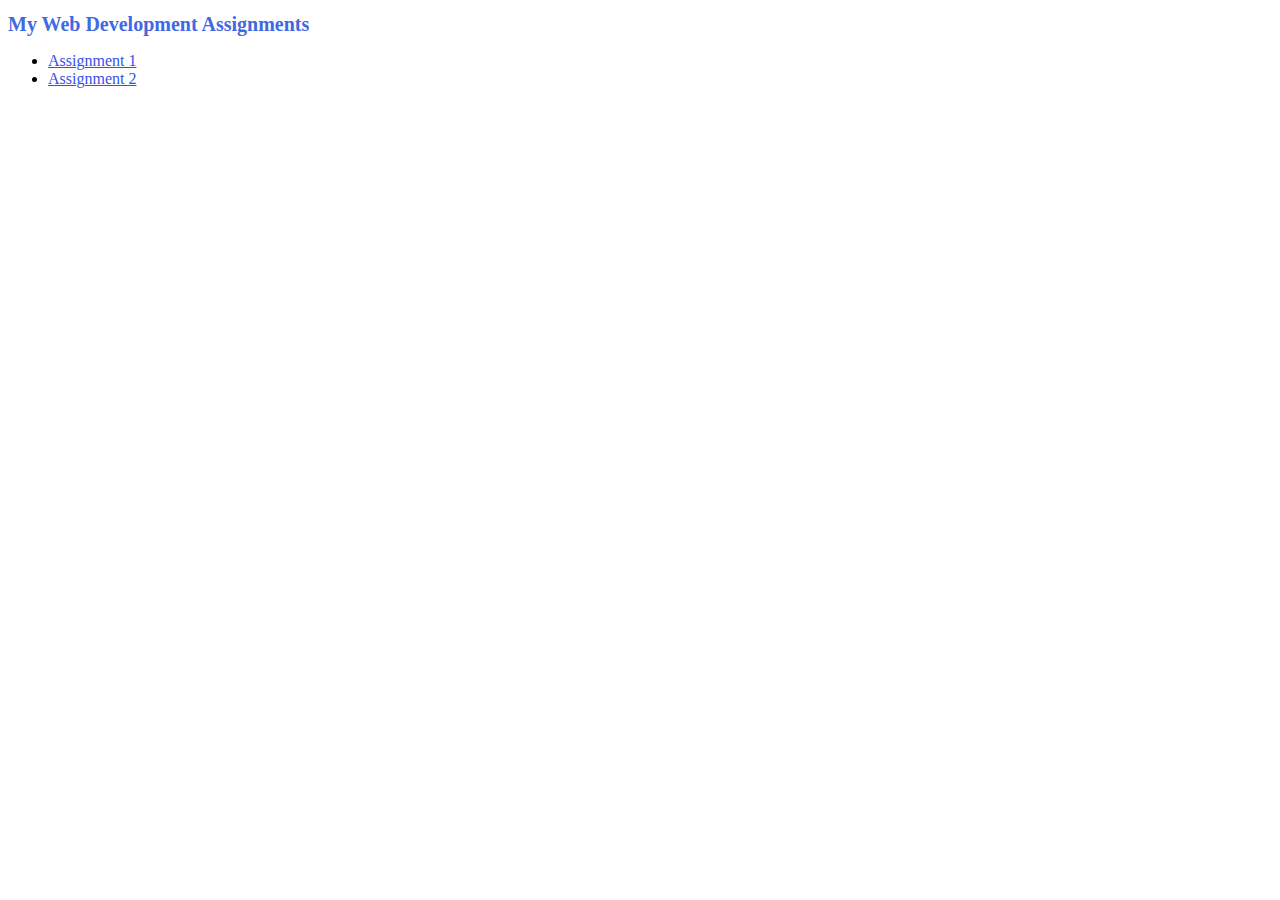
<file: index.html>
<!DOCTYPE html>
<html lang="en">
<head>
    <meta charset="UTF-8">
    <meta name="viewport" content="width=device-width, initial-scale=1.0">
    <title>Document</title>

    <style>
      h1 {
        font-size: 20px;
        color: royalblue;
      }

      a:link {
        color: rgb(55, 81, 228);
      }

      a:visited {
        color: rgb(162, 65, 236);
      }

      a:hover {
        color: rgb(213, 126, 44);
      }
    </style>

</head>
<body>

    <h1>My Web Development Assignments</h1>

<ul>
  <li><a href="Assignment_1.html">Assignment 1</a></li>
  <li><a href="Assignment_2.html">Assignment 2</a></li>
</ul>

    
</body>
</html>
</file>
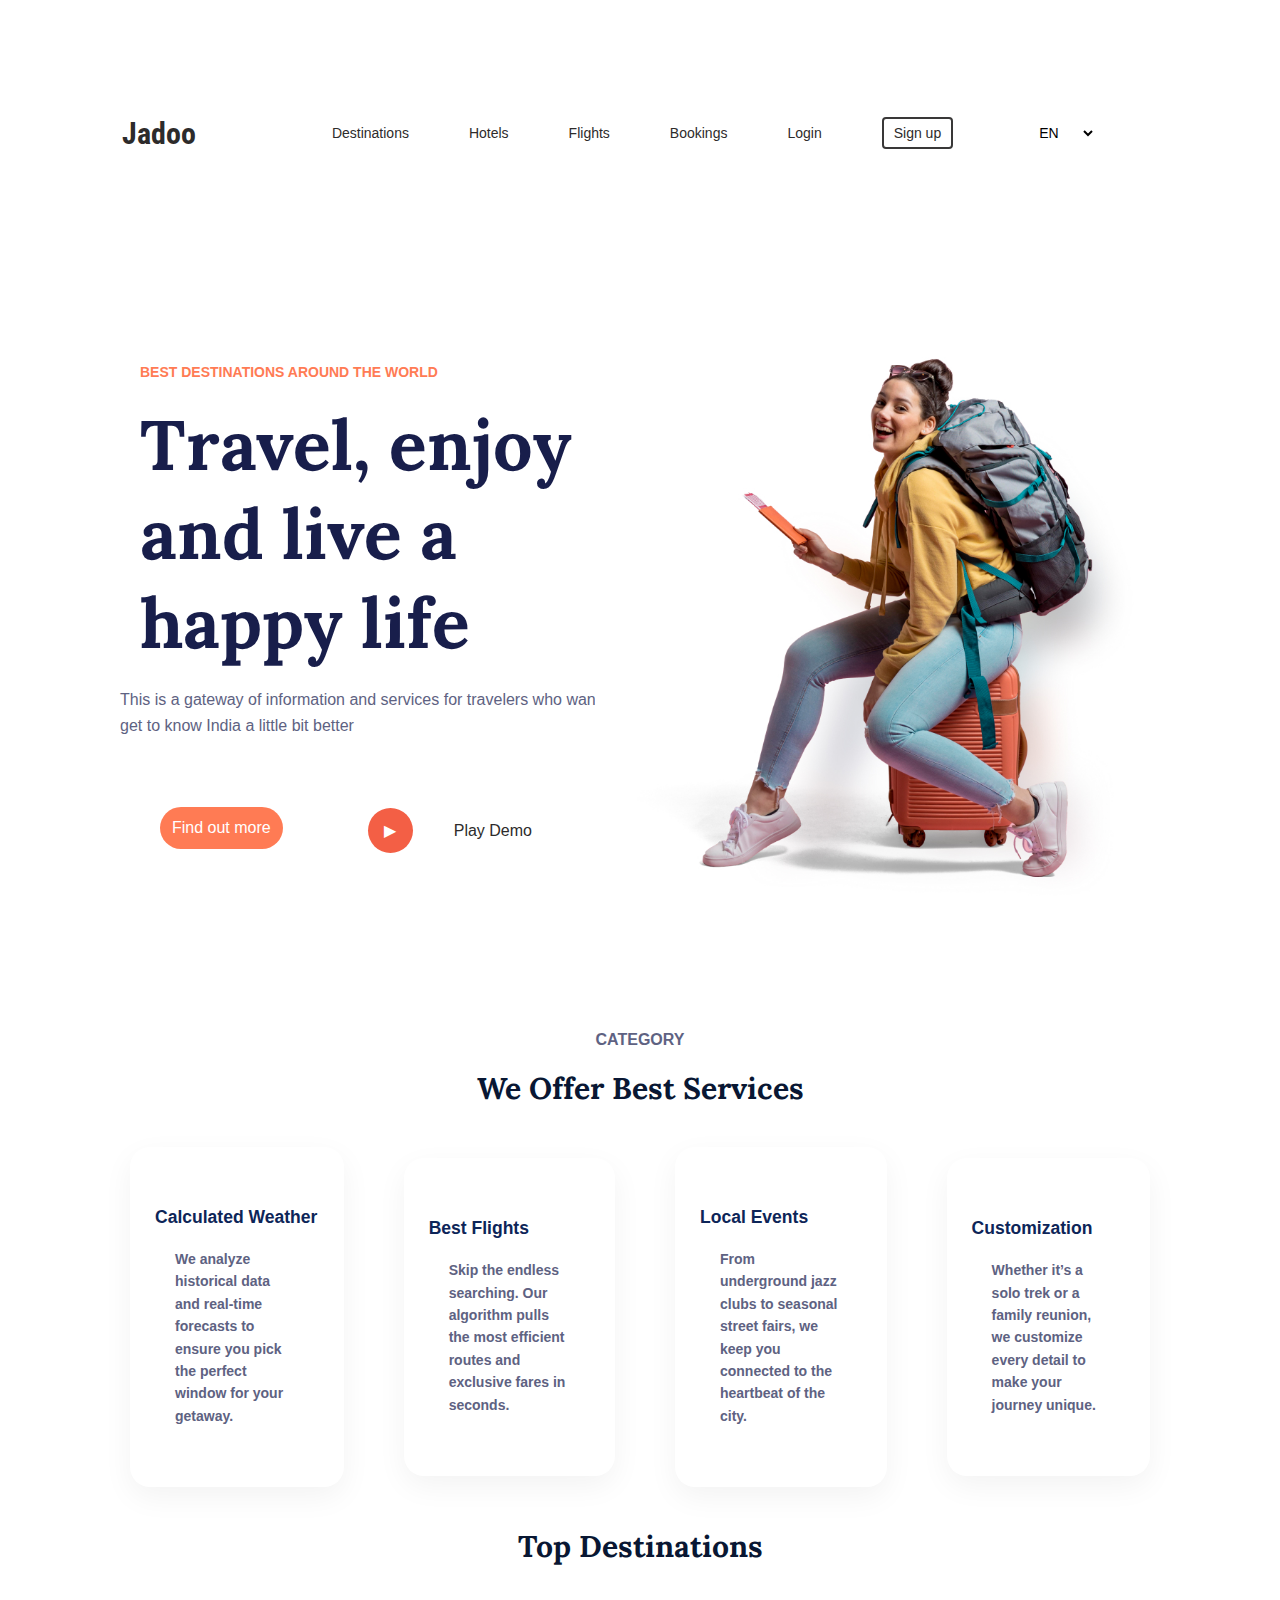
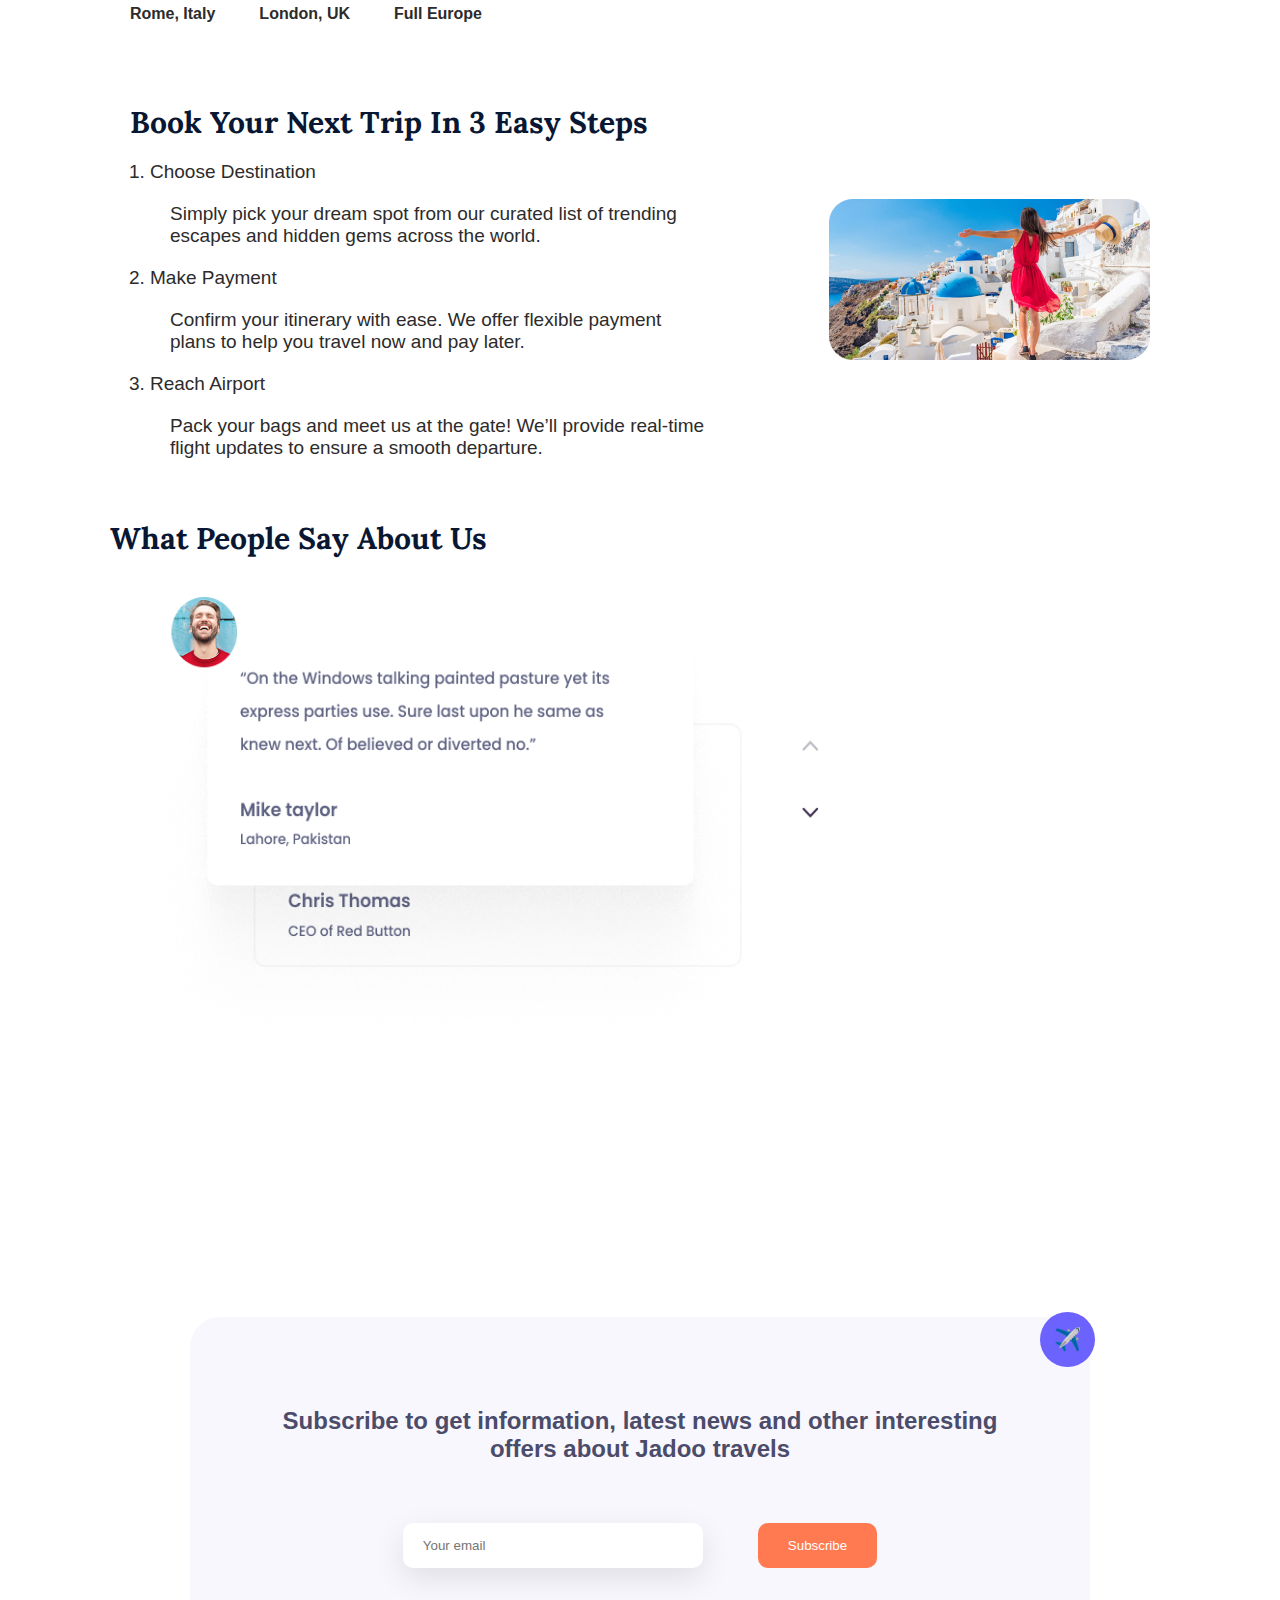
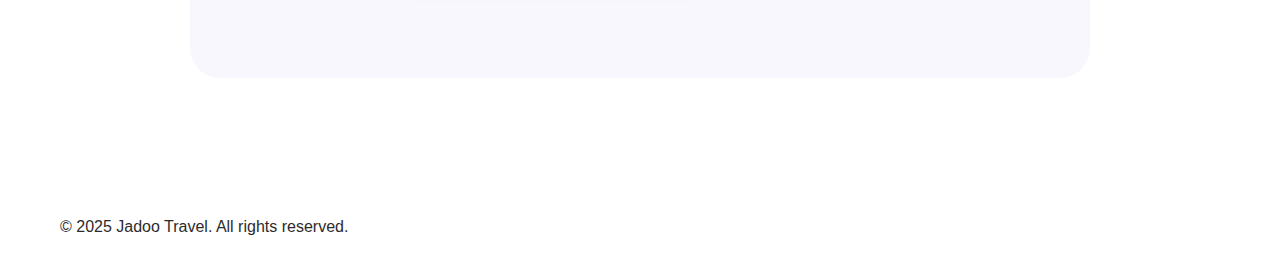
<file: Assignment_2.html>
<!DOCTYPE html>
<html lang="en">

<head>
    <meta charset="UTF-8">
    <meta name="viewport" content="width=device-width, initial-scale=1.0">
    <title>Document</title>

    <link rel="stylesheet" href="style.css">

</head>

<body>
    <header class="navbar">
        <div class="container nav">
            <h1 class="logo"> Jadoo</h1>
            <nav>
                <ul class="links">
                    <li>Destinations</li>
                    <li>Hotels</li>
                    <li>Flights</li>
                    <li>Bookings</li>
                    <li>Login</li>
                    <li class="signup">Sign up</li>
                    <li><select class="Lang">
                            <option>EN</option>
                            <option>HINDI</option>
                            <option>URDU</option>
                        </select>
                    </li>
                </ul>
            </nav>
        </div>
    </header>

    <section class="shuru">
        <div class="container shuru-content">

            <div class="shuru-text">
                <p class="tagline">BEST DESTINATIONS AROUND THE WORLD</p>
                <h2 class="mainline">Travel, enjoy and live a happy life</h2>

                <p class="description">
                    This is a gateway of information and services for travelers who want to get to know India a little
                    bit better</p>

                <div class="hero-buttons">
                    <button class="btn-primary">Find out more</button>

                    <div class="play-demo">
                        <div class="play-circle">▶</div>
                        <span>Play Demo</span>
                    </div>
                </div>
            </div>

            <div class="main-image">
                <img class="image" src="Traveller 1.jpg" alt="Traveller">
            </div>

        </div>
    </section>


    <section class="services container">
        <h4 class="service1">CATEGORY</h4>
        <h2 class="service2">We Offer Best Services</h2>
        <div class="service-grid">
            <div class="service-card">
                <h3>Calculated Weather</h3>
                <p>We analyze historical data and real-time forecasts to ensure you pick the perfect window for your
                    getaway.</p>
            </div>
            <div class="service-card">
                <h3>Best Flights</h3>
                <p>Skip the endless searching. Our algorithm pulls the most efficient routes and exclusive fares in
                    seconds.</p>
            </div>
            <div class="service-card">
                <h3>Local Events</h3>
                <p>From underground jazz clubs to seasonal street fairs, we keep you connected to the heartbeat of the
                    city.
            </div>
            <div class="service-card">
                <h3>Customization</h3>
                <p>Whether it’s a solo trek or a family reunion, we customize every detail to make your journey unique.
                </p>
            </div>
        </div>
    </section>

    <section class="destinations container">
        <h3 class="service2">Top Destinations</h3>
        <div class="destination-grid">
            <div class="destination-card">Rome, Italy</div>
            <div class="destination-card">London, UK</div>
            <div class="destination-card">Full Europe</div>
        </div>
    </section>

    <section class="steps container">

        <div>
            <h3 class="service2" style="text-align: left; ">Book Your Next Trip In 3 Easy Steps</h3>
            <ol>
                <li class="step">Choose Destination
                    <p>Simply pick your dream spot from our curated list of trending escapes and hidden gems across the
                        world.</p>
                </li>
                <li class="step">Make Payment
                    <p>Confirm your itinerary with ease. We offer flexible payment plans to help you travel now and pay
                        later.</p>
                </li>
                <li class="step">Reach Airport
                    <p>Pack your bags and meet us at the gate! We’ll provide real-time flight updates to ensure a smooth
                        departure.</p>
                </li>
            </ol>
        </div>

        <div>
            <img src="Rectangle 17.jpg" alt="front-girl">
        </div>


    </section>

    <section class="testimonials container">
        <h3 class="service2" style="text-align: left; ">What People Say About Us</h3>
        <div class="testimonial-card">
            <img src="Group 64.png" alt="Comment" style="width: 689px; height: 556px;">
        </div>
    </section>

    <section class="newsletter">
  <div class="newsletter-box">

    <h2>Subscribe to get information, latest news and other interesting offers about Jadoo travels</h2>

    <div class="newsletter-form">
      <input type="email" placeholder="Your email">
      <button>Subscribe</button>
    </div>

    <div class="send-icon">✈️</div>

  </div>
</section>

    <footer class="footer">
        <p>© 2025 Jadoo Travel. All rights reserved.</p>
    </footer>

</body>

</html>
</file>
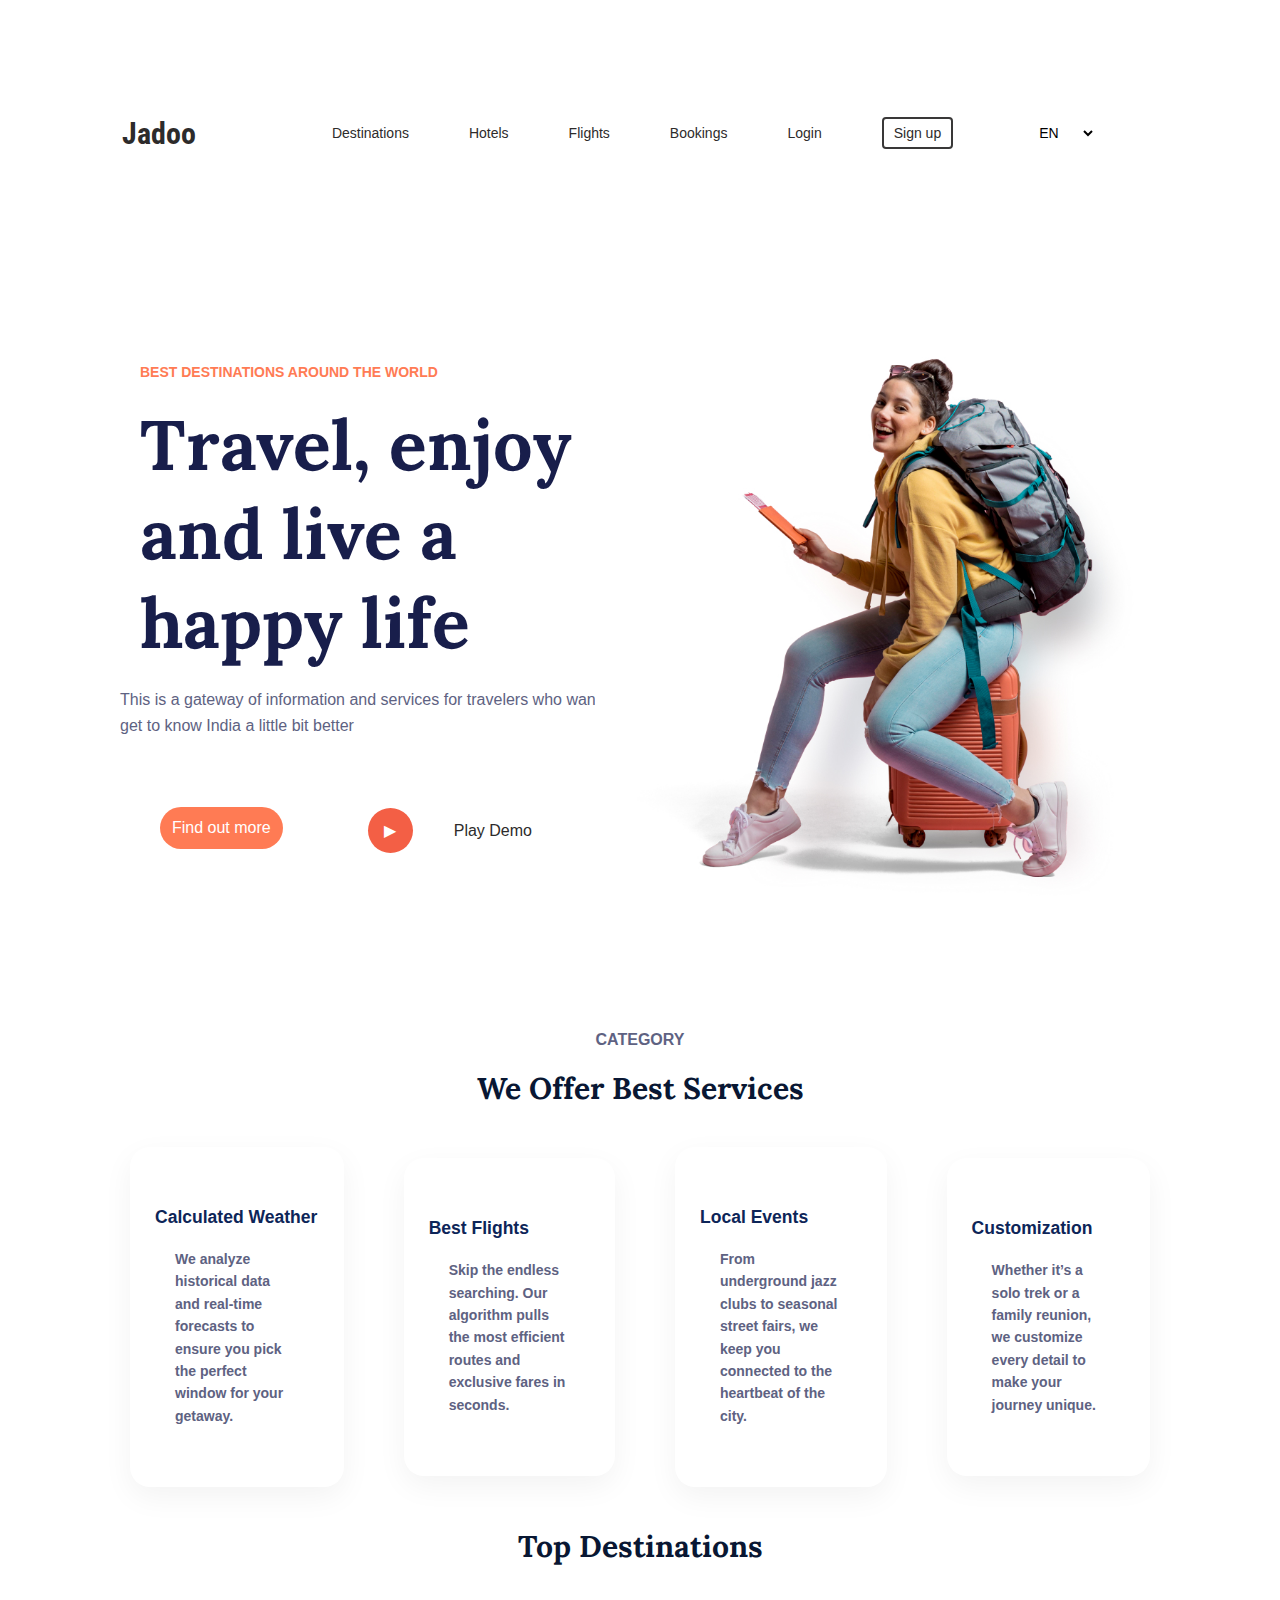
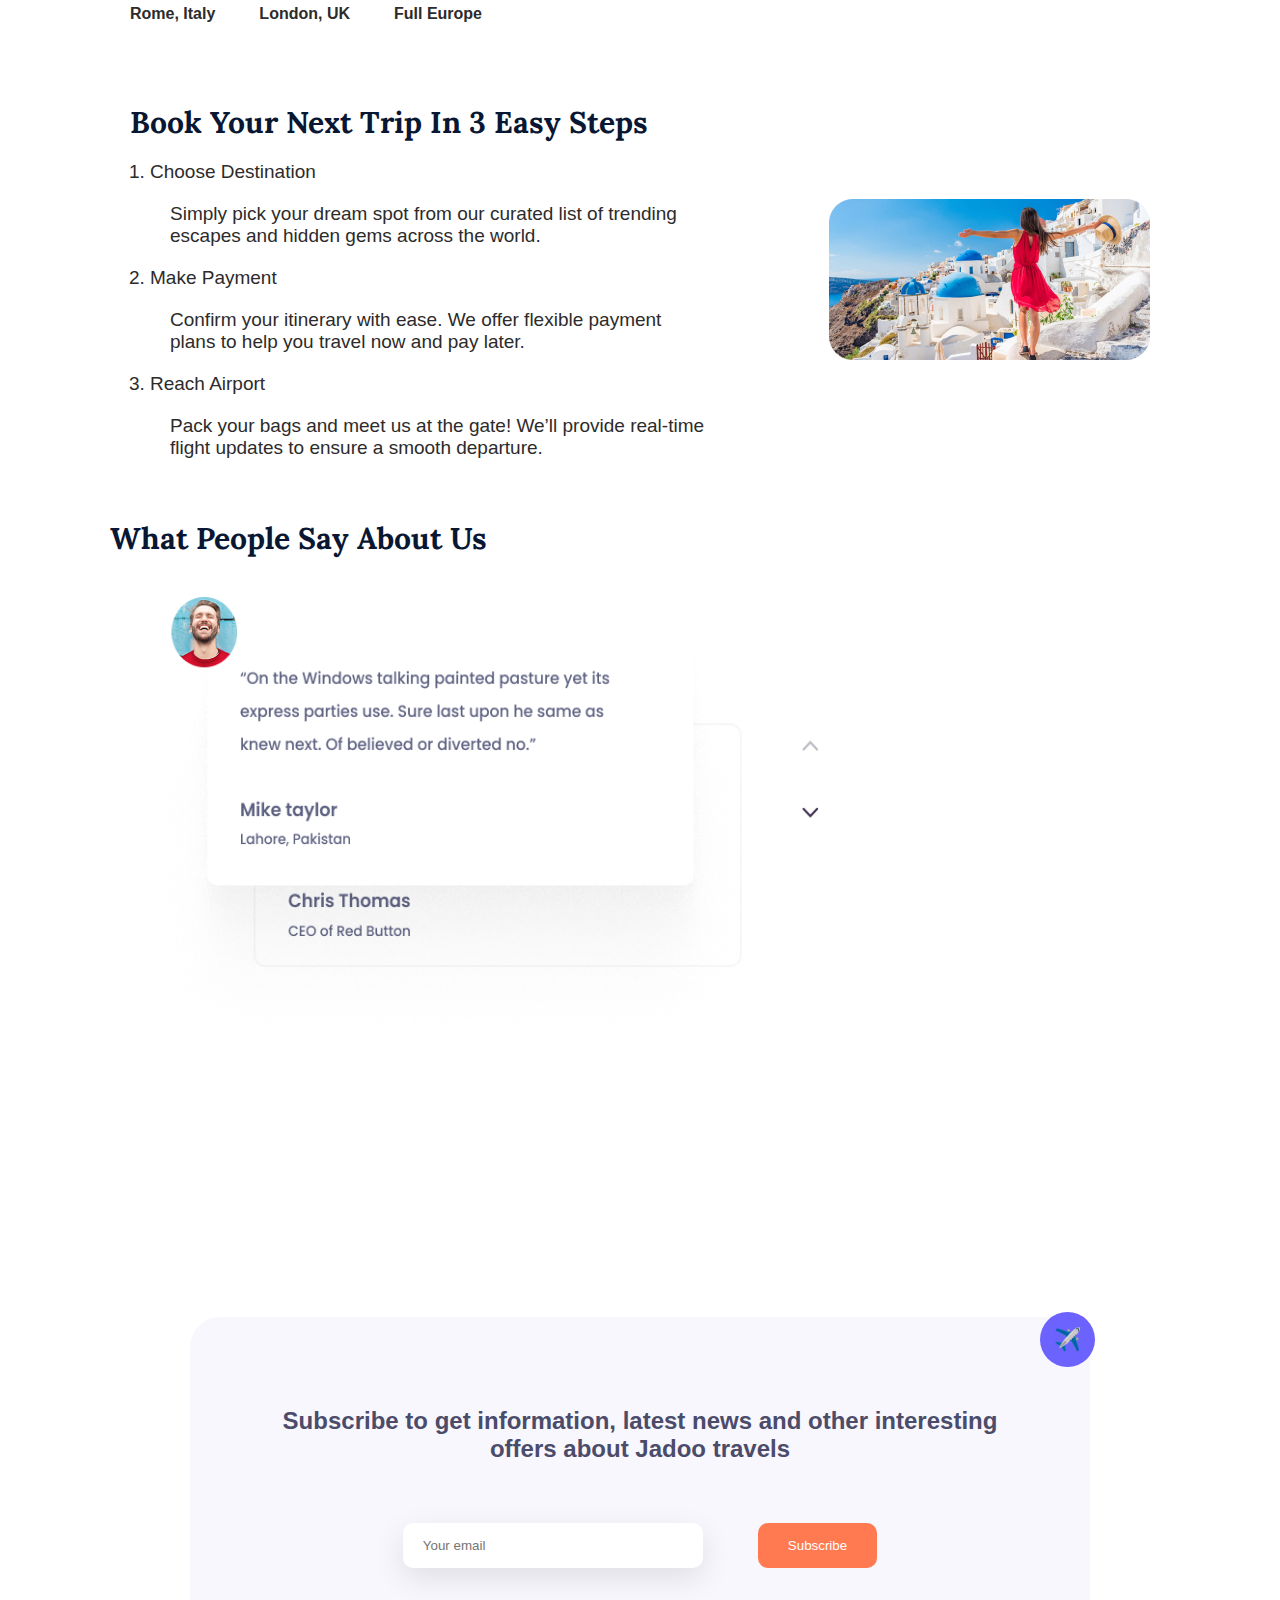
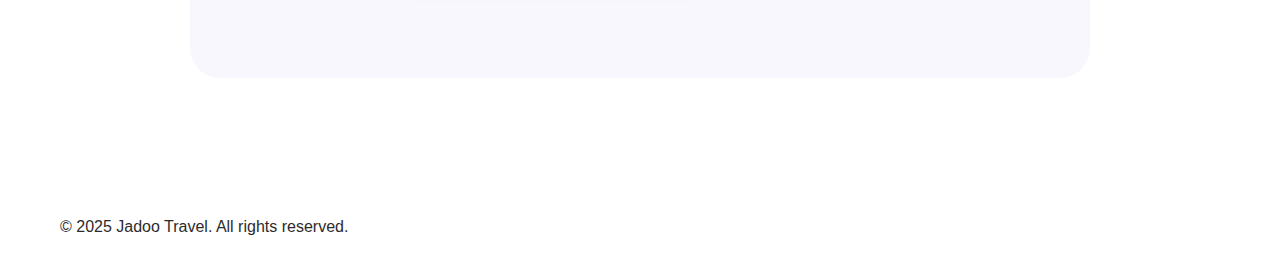
<file: travel site.html>
<!DOCTYPE html>
<html lang="en">

<head>
    <meta charset="UTF-8">
    <meta name="viewport" content="width=device-width, initial-scale=1.0">
    <title>Document</title>

    <link rel="stylesheet" href="style.css">

</head>

<body>
    <header class="navbar">
        <div class="container nav">
            <h1 class="logo"> Jadoo</h1>
            <nav>
                <ul class="links">
                    <li>Destinations</li>
                    <li>Hotels</li>
                    <li>Flights</li>
                    <li>Bookings</li>
                    <li>Login</li>
                    <li class="signup">Sign up</li>
                    <li><select class="Lang">
                            <option>EN</option>
                            <option>HINDI</option>
                            <option>URDU</option>
                        </select>
                    </li>
                </ul>
            </nav>
        </div>
    </header>

    <section class="shuru">
        <div class="container shuru-content">

            <div class="shuru-text">
                <p class="tagline">BEST DESTINATIONS AROUND THE WORLD</p>
                <h2 class="mainline">Travel, enjoy and live a happy life</h2>

                <p class="description">
                    This is a gateway of information and services for travelers who want to get to know India a little
                    bit better</p>

                <div class="hero-buttons">
                    <button class="btn-primary">Find out more</button>

                    <div class="play-demo">
                        <div class="play-circle">▶</div>
                        <span>Play Demo</span>
                    </div>
                </div>
            </div>

            <div class="main-image">
                <img class="image" src="Traveller 1.jpg" alt="Traveller">
            </div>

        </div>
    </section>


    <section class="services container">
        <h4 class="service1">CATEGORY</h4>
        <h2 class="service2">We Offer Best Services</h2>
        <div class="service-grid">
            <div class="service-card">
                <h3>Calculated Weather</h3>
                <p>We analyze historical data and real-time forecasts to ensure you pick the perfect window for your
                    getaway.</p>
            </div>
            <div class="service-card">
                <h3>Best Flights</h3>
                <p>Skip the endless searching. Our algorithm pulls the most efficient routes and exclusive fares in
                    seconds.</p>
            </div>
            <div class="service-card">
                <h3>Local Events</h3>
                <p>From underground jazz clubs to seasonal street fairs, we keep you connected to the heartbeat of the
                    city.
            </div>
            <div class="service-card">
                <h3>Customization</h3>
                <p>Whether it’s a solo trek or a family reunion, we customize every detail to make your journey unique.
                </p>
            </div>
        </div>
    </section>

    <section class="destinations container">
        <h3 class="service2">Top Destinations</h3>
        <div class="destination-grid">
            <div class="destination-card">Rome, Italy</div>
            <div class="destination-card">London, UK</div>
            <div class="destination-card">Full Europe</div>
        </div>
    </section>

    <section class="steps container">

        <div>
            <h3 class="service2" style="text-align: left; ">Book Your Next Trip In 3 Easy Steps</h3>
            <ol>
                <li class="step">Choose Destination
                    <p>Simply pick your dream spot from our curated list of trending escapes and hidden gems across the
                        world.</p>
                </li>
                <li class="step">Make Payment
                    <p>Confirm your itinerary with ease. We offer flexible payment plans to help you travel now and pay
                        later.</p>
                </li>
                <li class="step">Reach Airport
                    <p>Pack your bags and meet us at the gate! We’ll provide real-time flight updates to ensure a smooth
                        departure.</p>
                </li>
            </ol>
        </div>

        <div>
            <img src="Rectangle 17.jpg" alt="front-girl">
        </div>


    </section>

    <section class="testimonials container">
        <h3 class="service2" style="text-align: left; ">What People Say About Us</h3>
        <div class="testimonial-card">
            <img src="Group 64.png" alt="Comment" style="width: 689px; height: 556px;">
        </div>
    </section>

    <section class="newsletter">
  <div class="newsletter-box">

    <h2>Subscribe to get information, latest news and other interesting offers about Jadoo travels</h2>

    <div class="newsletter-form">
      <input type="email" placeholder="Your email">
      <button>Subscribe</button>
    </div>

    <div class="send-icon">✈️</div>

  </div>
</section>

    <footer class="footer">
        <p>© 2025 Jadoo Travel. All rights reserved.</p>
    </footer>

</body>

</html>
</file>
<file: style.css>
@import url('https://fonts.googleapis.com/css2?family=Lora:ital,wght@0,400..700;1,400..700&family=Roboto+Condensed:ital,wght@0,100..900;1,100..900&family=Ubuntu:ital,wght@0,300;0,400;0,500;0,700;1,300;1,400;1,500;1,700&display=swap');
@import url('https://fonts.googleapis.com/css2?family=Lora:ital,wght@0,400..700;1,400..700&family=Playfair+Display:ital,wght@0,400..900;1,400..900&family=Roboto+Condensed:ital,wght@0,100..900;1,100..900&family=Ubuntu:ital,wght@0,300;0,400;0,500;0,700;1,300;1,400;1,500;1,700&display=swap');

* {
    margin: 20px;
    padding: 0;
    box-sizing: border-box;
    font-family: "Segoe UI", sans-serif;
}

body{
    background-color: #FFFFFF;
    color: rgb(45, 43, 43);
    margin: 0;
}

.logo{
   font-family: "Roboto Condensed", sans-serif;
   font-size: 30px;
}

.container {
    width: 90%;
    max-width: 1100px;
    margin: auto;
}

.navbar{
    padding: 2px;
}

.nav{
    display: flex;
    justify-content: space-between;
    align-items: center;
}

.links {
    list-style: none;
    display: flex;
    gap: 20px;
    align-items: center;
    font-size: 14px;
    cursor: pointer;
}

.signup {
    border: 2px solid rgb(57, 56, 56);
    padding: 6px 10px;
    border-radius: 4px;
    color: rgb(45, 43, 43);
    cursor: pointer;
}

.Lang{
    border: 2px solid rgb(255, 255, 255);
    cursor: pointer;
    background: transparent;
    font-size: 14px;

}

.image{
    display: flex;
    align-items: flex-end;
}

/* hero layout */
.shuru {
    min-height: 85vh;
    display: flex;
    align-items: center;
}

.shuru-content {
    overflow: hidden;
    display: flex;
    justify-content: space-between;
    align-items: center;
}

.shuru-text {
    width: 50%;
}

.main-image {
    width: 45%;
    display: flex;
    justify-content: flex-end;
}

.image {
   width: 765px;
   height: 544px;
}

/* buttons row */
.hero-buttons {
    display: flex;
    align-items: center;
    gap: 25px;
    margin-top: 30px;
}

/* typography cleanup */
.description {
    margin: 20px 0;
    color: #5e6282;
    line-height: 1.6;
}


.tagline{
    font-size: 14px;
    justify-content: space-between;
    color: #ff7b54;
    font-weight: 800;
}

.mainline{
    font-size: 70px;
    font-family: "Lora", serif;
    color: #181E4B;
    font-weight: 700;
    line-height: 89px;
    letter-spacing: -4%;
}

.btn-primary {
    background: #ff7b54;
    border: none;
    padding: 12px 12px;
    color: white;
    font-size: 16px;
    border-radius: 25px;
    margin-top: 15px;
    cursor: pointer;
}

.play-demo {
    display: flex;
    align-items: center;
    gap: 1px;
    cursor: pointer;
}

.play-circle {
    width: 45px;
    height: 45px;
    background: #f35f45;
    border-radius: 50%;
    display: flex;
    align-items: center;
    justify-content: center;
    color: white;
    font-size: 16px;
}

.service1{
    text-align: center;
    color: #5e6282;
}

.service2{
    font-size: 30px;
    font-family: "Lora", serif;
    justify-content: space-between;
    color: #091733;
    font-weight: 800;
    text-align: center;
}

.service-card{
    font-size: 15px;
    font-family: "Lora", serif;
    justify-content: space-between;
    color: #091733;    
}

.service-grid{
    font-weight: 800;
    display: flex;
    align-items: center;
    grid-template-columns: repeat(4, 1fr);
    gap: 20px;
}

.service-card {
    background: #fff;
    padding: 40px 25px;
    border-radius: 20px;
    box-shadow: 0 10px 30px rgba(0,0,0,0.05);
    transition: 0.3s ease;
}

.service-card:hover {
    transform: translateY(-8px);
}

.service-card h3 {
    margin: 20px 0 12px;
    color: #0d2558;
}

.service-card p {
    font-size: 14px;
    color: #5e6282;
    line-height: 1.6;
}


.destination-grid{
    font-weight: 800;
    display: flex;
    align-items: center;
    gap: 4px;
}

.steps{
    display: flex;
    align-items: center;
    gap: 4px;
}

.step{
    font-size: 19px;
    font-weight: 400;
}

.front-girl {
    position: absolute;
    bottom: -10px;
    left: 20px;
    width: 320px;
}

.brands{
    display: flex;
    align-items: center;
    gap: 4px;
}

.newsletter {
  display: flex;
  justify-content: center;
  padding: 100px 20px;
}

.newsletter-box {
  position: relative;
  width: 100%;
  max-width: 900px;
  background: #f8f7fd;
  border-radius: 30px;
  padding: 70px 50px;
  text-align: center;
}

.newsletter-box h2 {
  font-size: 24px;
  color: #4b4b6a;
  margin-bottom: 40px;
}

.newsletter-form {
  display: flex;
  justify-content: center;
  gap: 15px;
}

.newsletter-form input {
  width: 300px;
  padding: 15px 20px;
  border-radius: 10px;
  border: none;
  outline: none;
  box-shadow: 0 10px 30px rgba(0,0,0,0.1);
}

.newsletter-form button {
  background: #ff7a50;
  color: white;
  border: none;
  padding: 15px 30px;
  border-radius: 10px;
  cursor: pointer;
}

.send-icon {
  position: absolute;
  top: -25px;
  right: -25px;
  background: #6c63ff;
  width: 55px;
  height: 55px;
  border-radius: 50%;
  display: grid;
  place-items: center;
  font-size: 22px;
  color: white;
}

/* Tablet */
@media (max-width: 900px) {
    .hero .container {
        flex-direction: column;
        text-align: center;
    }

    .services-grid {
        grid-template-columns: repeat(2, 1fr);
    }
}


/* Mobile */
@media (max-width: 768px) {

    .container.shuru-content {
        flex-direction: column;
        text-align: center;
    }

    .shuru-text,
    .main-image {
        width: 100%;
    }

    .main-image img {
        width: 80%;
        margin: 0 auto;
    }
}
</file>
